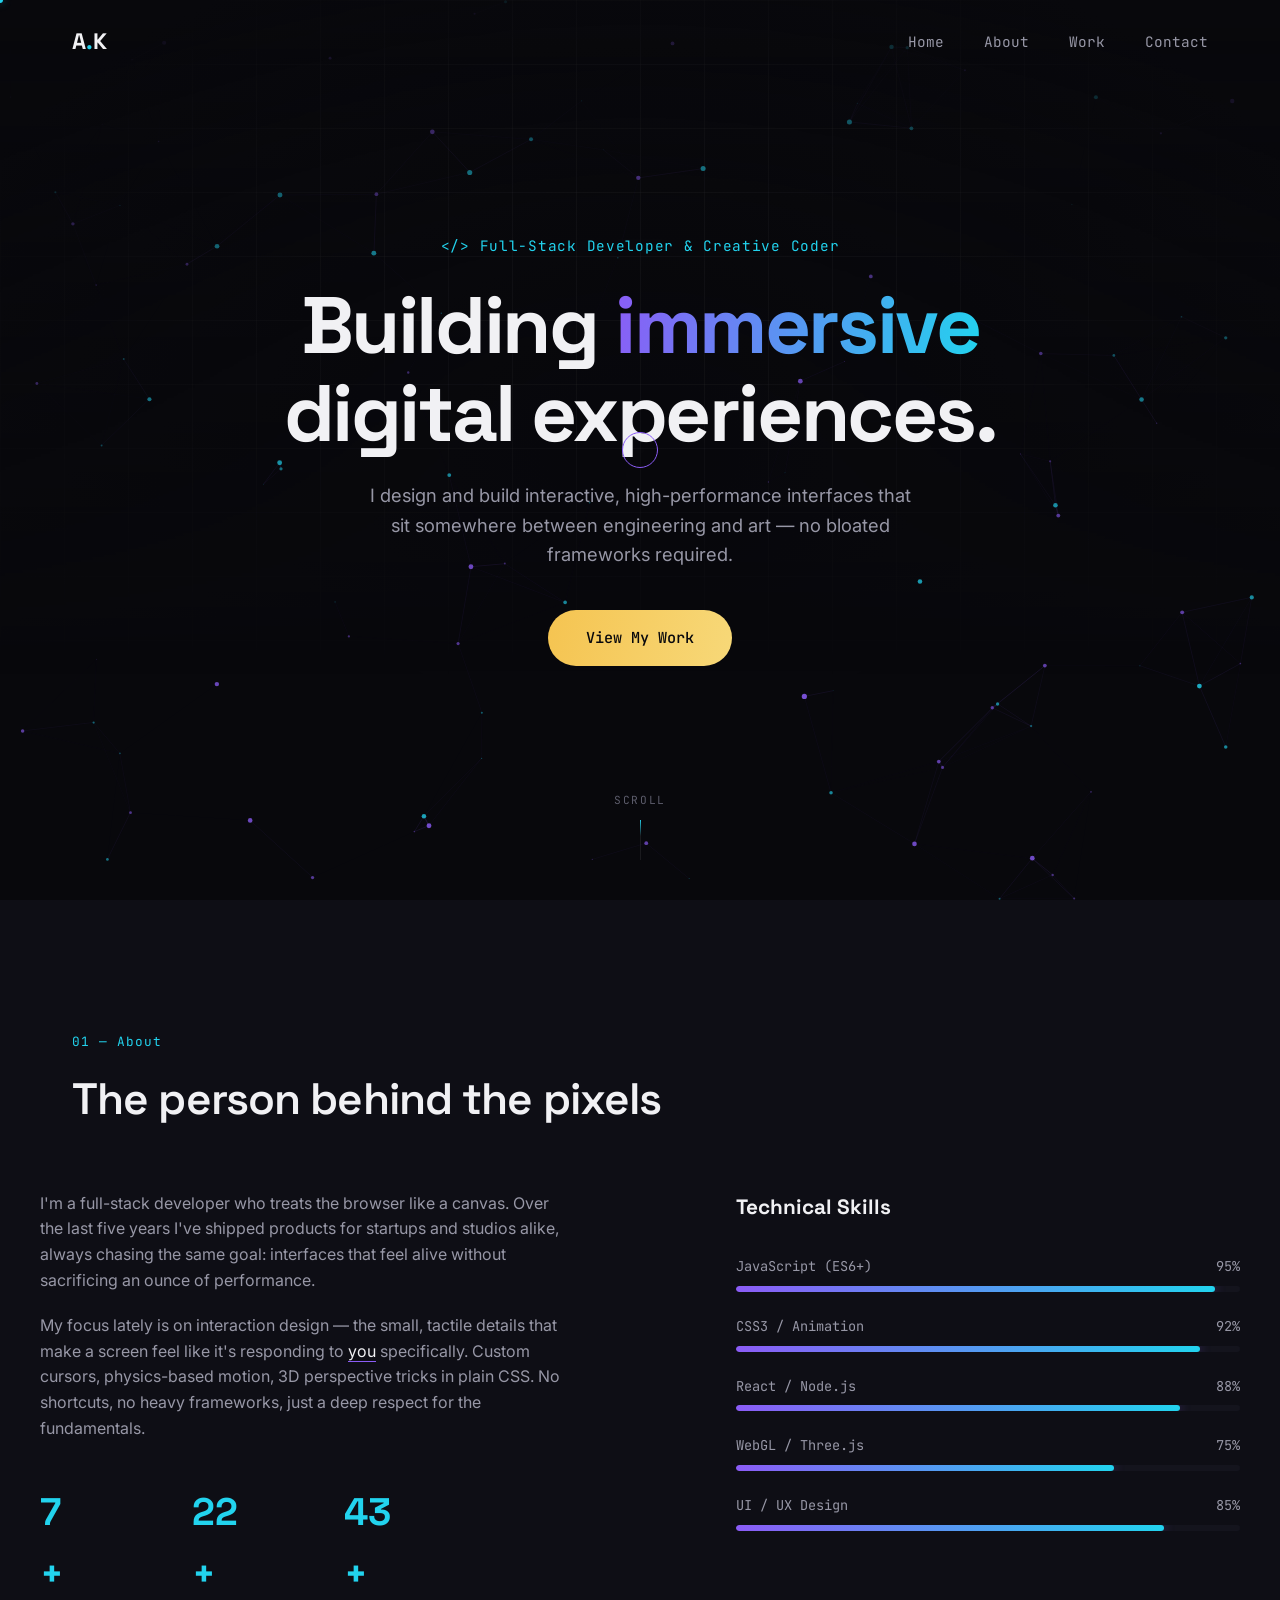
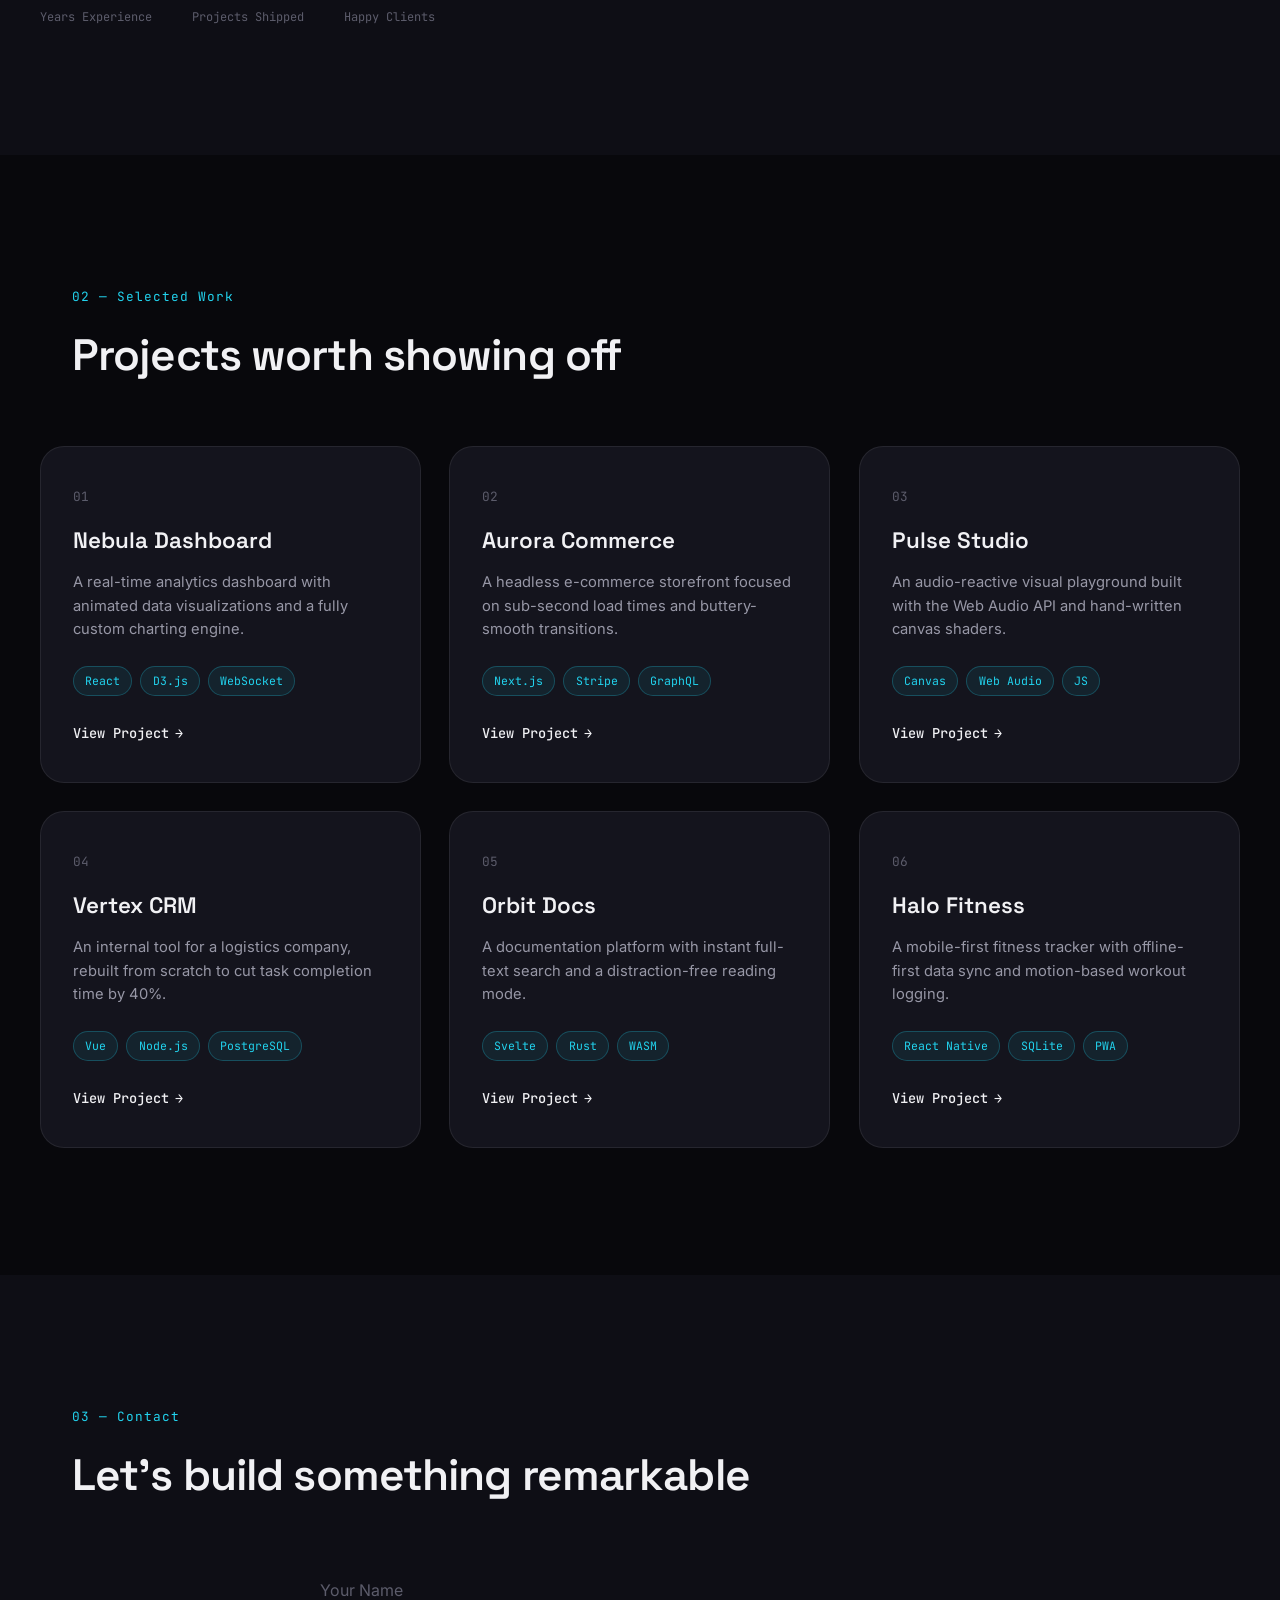
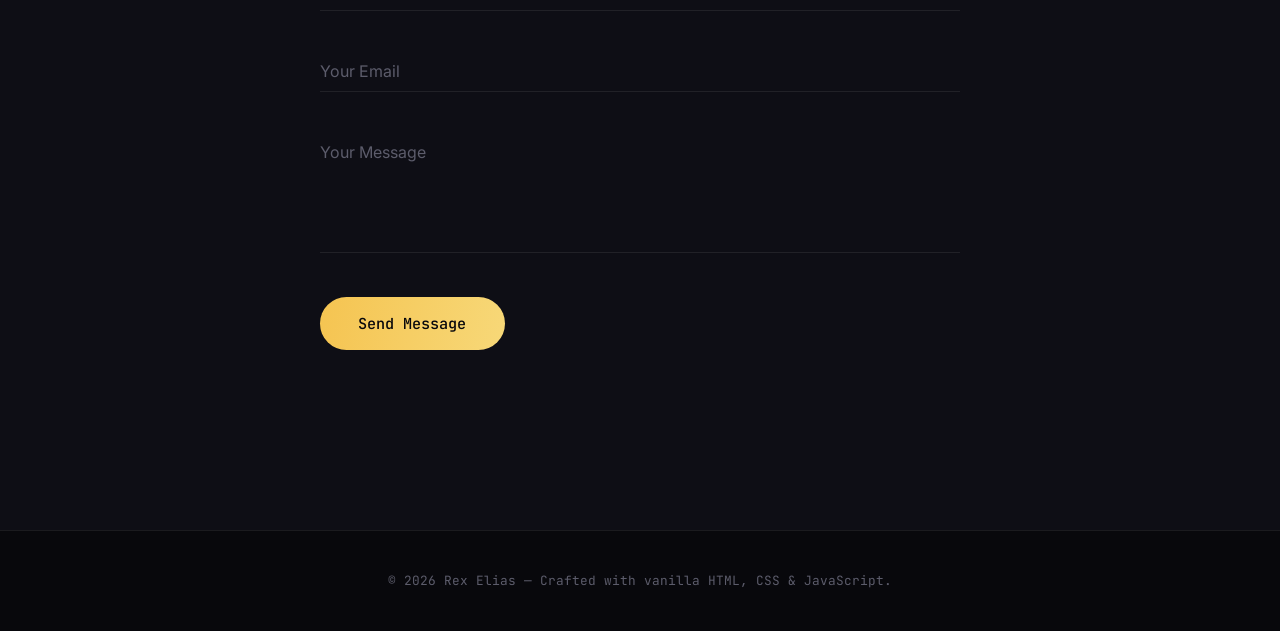
<file: index.html>
<!DOCTYPE html>
<html lang="en">
<head>
  <meta charset="UTF-8">
  <meta name="viewport" content="width=device-width, initial-scale=1.0">
  <title>Rex Elias — Full-Stack Developer & Creative Coder</title>
  <meta name="description" content="Portfolio of Rex Elias, a full-stack developer and creative coder building immersive, high-performance web experiences.">

  <!--
    ==========================================================================
    FONTS
    We pair three typefaces, each with one job:
    - Space Grotesk : the DISPLAY face. Geometric, techy, used for headlines.
    - Inter         : the BODY face. Neutral and highly legible for paragraphs.
    - JetBrains Mono: the UTILITY face. Used for labels, tags, and eyebrows
                      to give the page a "code editor" texture.
    ==========================================================================
  -->
  <link rel="preconnect" href="https://fonts.googleapis.com">
  <link rel="preconnect" href="https://fonts.gstatic.com" crossorigin>
  <link href="https://fonts.googleapis.com/css2?family=Space+Grotesk:wght@400;500;600;700&family=Inter:wght@300;400;500;600&family=JetBrains+Mono:wght@400;500&display=swap" rel="stylesheet">

  <link rel="stylesheet" href="style.css">
</head>
<body>

  <!-- ==========================================================================
       CUSTOM CURSOR
       Two elements: a small solid dot that tracks the mouse instantly, and a
       larger ring that follows with a spring/lag effect (handled in script.js).
       We hide the native OS cursor via CSS (cursor: none) and drive these two
       elements instead. On touch devices these stay hidden (no mouse to track).
       ========================================================================== -->
  <div class="cursor-dot" id="cursorDot"></div>
  <div class="cursor-outline" id="cursorOutline"></div>

  <!-- ==========================================================================
       NAVIGATION
       Fixed glass-morphism bar. Gets a solid/blurred background once the user
       scrolls past the hero (class toggled in script.js).
       ========================================================================== -->
  <nav class="navbar" id="navbar">
    <div class="nav-container">
      <a href="#home" class="nav-logo" data-hover>A<span>.</span>K</a>

      <ul class="nav-links" id="navLinks">
        <li><a href="#home" class="nav-link" data-hover>Home</a></li>
        <li><a href="#about" class="nav-link" data-hover>About</a></li>
        <li><a href="#work" class="nav-link" data-hover>Work</a></li>
        <li><a href="#contact" class="nav-link" data-hover>Contact</a></li>
      </ul>

      <!-- Hamburger, becomes visible only on small screens via CSS -->
      <button class="nav-toggle" id="navToggle" aria-label="Toggle menu" aria-expanded="false">
        <span></span><span></span><span></span>
      </button>
    </div>
  </nav>

  <!-- ==========================================================================
       HERO SECTION
       The "thesis" of the page. A canvas renders a slow-drifting field of
       particles connected by faint lines, rendered with a fake perspective
       (particles further "back" are smaller/dimmer) to sell a 3D depth
       illusion using nothing but 2D canvas math. No Three.js needed.
       ========================================================================== -->
  <header class="hero" id="home">
    <canvas id="particleCanvas" class="hero-canvas"></canvas>

    <!-- Soft vignette + grid overlay purely in CSS, sits above the canvas -->
    <div class="hero-grid-overlay" aria-hidden="true"></div>

    <div class="hero-content reveal">
      <p class="hero-eyebrow">&lt;/&gt; Full-Stack Developer &amp; Creative Coder</p>
      <h1 class="hero-title">
        Building <span class="text-gradient">immersive</span><br>
        digital experiences.
      </h1>
      <p class="hero-subtitle">
        I design and build interactive, high-performance interfaces that sit
        somewhere between engineering and art — no bloated frameworks required.
      </p>
      <a href="#work" class="btn-glow" data-hover>
        <span>View My Work</span>
      </a>
    </div>

    <div class="scroll-indicator" aria-hidden="true">
      <span>Scroll</span>
      <div class="scroll-line"><i></i></div>
    </div>
  </header>

  <!-- ==========================================================================
       ABOUT SECTION
       Split layout: bio copy on the left, animated skill bars on the right.
       ========================================================================== -->
  <section class="about" id="about">
    <div class="section-header reveal">
      <span class="section-tag">01 — About</span>
      <h2 class="section-title">The person behind the pixels</h2>
    </div>

    <div class="about-grid">
      <!-- Bio column -->
      <div class="about-bio reveal">
        <p>
          I'm a full-stack developer who treats the browser like a canvas.
          Over the last five years I've shipped products for startups and
          studios alike, always chasing the same goal: interfaces that feel
          alive without sacrificing an ounce of performance.
        </p>
        <p>
          My focus lately is on interaction design — the small, tactile
          details that make a screen feel like it's responding to <em>you</em>
          specifically. Custom cursors, physics-based motion, 3D perspective
          tricks in plain CSS. No shortcuts, no heavy frameworks, just a deep
          respect for the fundamentals.
        </p>

        <div class="about-stats">
          <div class="stat">
            <span class="stat-num" data-count="7">0</span><span class="stat-suffix">+</span>
            <span class="stat-label">Years Experience</span>
          </div>
          <div class="stat">
            <span class="stat-num" data-count="23">0</span><span class="stat-suffix">+</span>
            <span class="stat-label">Projects Shipped</span>
          </div>
          <div class="stat">
            <span class="stat-num" data-count="46">0</span><span class="stat-suffix">+</span>
            <span class="stat-label">Happy Clients</span>
          </div>
        </div>
      </div>

      <!-- Skills column -->
      <div class="about-skills reveal">
        <h3 class="skills-heading">Technical Skills</h3>

        <!-- Each .skill block: the fill width is driven by the --level custom
             property, and animated in via IntersectionObserver in script.js -->
        <div class="skill">
          <div class="skill-info"><span>JavaScript (ES6+)</span><span>95%</span></div>
          <div class="skill-bar"><div class="skill-fill" style="--level:95%"></div></div>
        </div>
        <div class="skill">
          <div class="skill-info"><span>CSS3 / Animation</span><span>92%</span></div>
          <div class="skill-bar"><div class="skill-fill" style="--level:92%"></div></div>
        </div>
        <div class="skill">
          <div class="skill-info"><span>React / Node.js</span><span>88%</span></div>
          <div class="skill-bar"><div class="skill-fill" style="--level:88%"></div></div>
        </div>
        <div class="skill">
          <div class="skill-info"><span>WebGL / Three.js</span><span>75%</span></div>
          <div class="skill-bar"><div class="skill-fill" style="--level:75%"></div></div>
        </div>
        <div class="skill">
          <div class="skill-info"><span>UI / UX Design</span><span>85%</span></div>
          <div class="skill-bar"><div class="skill-fill" style="--level:85%"></div></div>
        </div>
      </div>
    </div>
  </section>

  <!-- ==========================================================================
       PROJECTS / PORTFOLIO GRID
       Each .project-card gets a live 3D tilt via mousemove in script.js
       (transform: rotateX/rotateY based on cursor position over the card),
       plus a radial "glow" that follows the cursor via CSS custom properties.
       ========================================================================== -->
  <section class="work" id="work">
    <div class="section-header reveal">
      <span class="section-tag">02 — Selected Work</span>
      <h2 class="section-title">Projects worth showing off</h2>
    </div>

    <div class="project-grid">

      <article class="project-card reveal" data-tilt>
        <div class="card-glow"></div>
        <div class="card-content">
          <span class="project-number">01</span>
          <h3 class="project-title">Nebula Dashboard</h3>
          <p class="project-desc">A real-time analytics dashboard with animated data visualizations and a fully custom charting engine.</p>
          <div class="project-tags">
            <span>React</span><span>D3.js</span><span>WebSocket</span>
          </div>
          <a href="#" class="project-link" data-hover>View Project <span>→</span></a>
        </div>
      </article>

      <article class="project-card reveal" data-tilt>
        <div class="card-glow"></div>
        <div class="card-content">
          <span class="project-number">02</span>
          <h3 class="project-title">Aurora Commerce</h3>
          <p class="project-desc">A headless e-commerce storefront focused on sub-second load times and buttery-smooth transitions.</p>
          <div class="project-tags">
            <span>Next.js</span><span>Stripe</span><span>GraphQL</span>
          </div>
          <a href="#" class="project-link" data-hover>View Project <span>→</span></a>
        </div>
      </article>

      <article class="project-card reveal" data-tilt>
        <div class="card-glow"></div>
        <div class="card-content">
          <span class="project-number">03</span>
          <h3 class="project-title">Pulse Studio</h3>
          <p class="project-desc">An audio-reactive visual playground built with the Web Audio API and hand-written canvas shaders.</p>
          <div class="project-tags">
            <span>Canvas</span><span>Web Audio</span><span>JS</span>
          </div>
          <a href="#" class="project-link" data-hover>View Project <span>→</span></a>
        </div>
      </article>

      <article class="project-card reveal" data-tilt>
        <div class="card-glow"></div>
        <div class="card-content">
          <span class="project-number">04</span>
          <h3 class="project-title">Vertex CRM</h3>
          <p class="project-desc">An internal tool for a logistics company, rebuilt from scratch to cut task completion time by 40%.</p>
          <div class="project-tags">
            <span>Vue</span><span>Node.js</span><span>PostgreSQL</span>
          </div>
          <a href="#" class="project-link" data-hover>View Project <span>→</span></a>
        </div>
      </article>

      <article class="project-card reveal" data-tilt>
        <div class="card-glow"></div>
        <div class="card-content">
          <span class="project-number">05</span>
          <h3 class="project-title">Orbit Docs</h3>
          <p class="project-desc">A documentation platform with instant full-text search and a distraction-free reading mode.</p>
          <div class="project-tags">
            <span>Svelte</span><span>Rust</span><span>WASM</span>
          </div>
          <a href="#" class="project-link" data-hover>View Project <span>→</span></a>
        </div>
      </article>

      <article class="project-card reveal" data-tilt>
        <div class="card-glow"></div>
        <div class="card-content">
          <span class="project-number">06</span>
          <h3 class="project-title">Halo Fitness</h3>
          <p class="project-desc">A mobile-first fitness tracker with offline-first data sync and motion-based workout logging.</p>
          <div class="project-tags">
            <span>React Native</span><span>SQLite</span><span>PWA</span>
          </div>
          <a href="#" class="project-link" data-hover>View Project <span>→</span></a>
        </div>
      </article>

    </div>
  </section>

  <!-- ==========================================================================
       CONTACT SECTION
       Minimalist glowing form with floating labels (pure CSS trick using
       :placeholder-shown + a non-empty placeholder=" ").
       ========================================================================== -->
  <section class="contact" id="contact">
    <div class="section-header reveal">
      <span class="section-tag">03 — Contact</span>
      <h2 class="section-title">Let's build something remarkable</h2>
    </div>

    <form class="contact-form reveal" id="contactForm" novalidate>
      <div class="form-group">
        <input type="text" id="name" name="name" placeholder=" " required autocomplete="name">
        <label for="name">Your Name</label>
        <span class="form-line"></span>
      </div>

      <div class="form-group">
        <input type="email" id="email" name="email" placeholder=" " required autocomplete="email">
        <label for="email">Your Email</label>
        <span class="form-line"></span>
      </div>

      <div class="form-group">
        <textarea id="message" name="message" rows="5" placeholder=" " required></textarea>
        <label for="message">Your Message</label>
        <span class="form-line"></span>
      </div>

      <button type="submit" class="btn-glow" data-hover>
        <span id="submitLabel">Send Message</span>
      </button>

      <!-- Live-region so status updates are announced to screen readers too -->
      <p class="form-status" id="formStatus" role="status" aria-live="polite"></p>
    </form>
  </section>

  <footer class="footer">
    <p>&copy; 2026 Rex Elias — Crafted with vanilla HTML, CSS &amp; JavaScript.</p>
  </footer>

  <script src="script.js"></script>
</body>
</html>
</file>
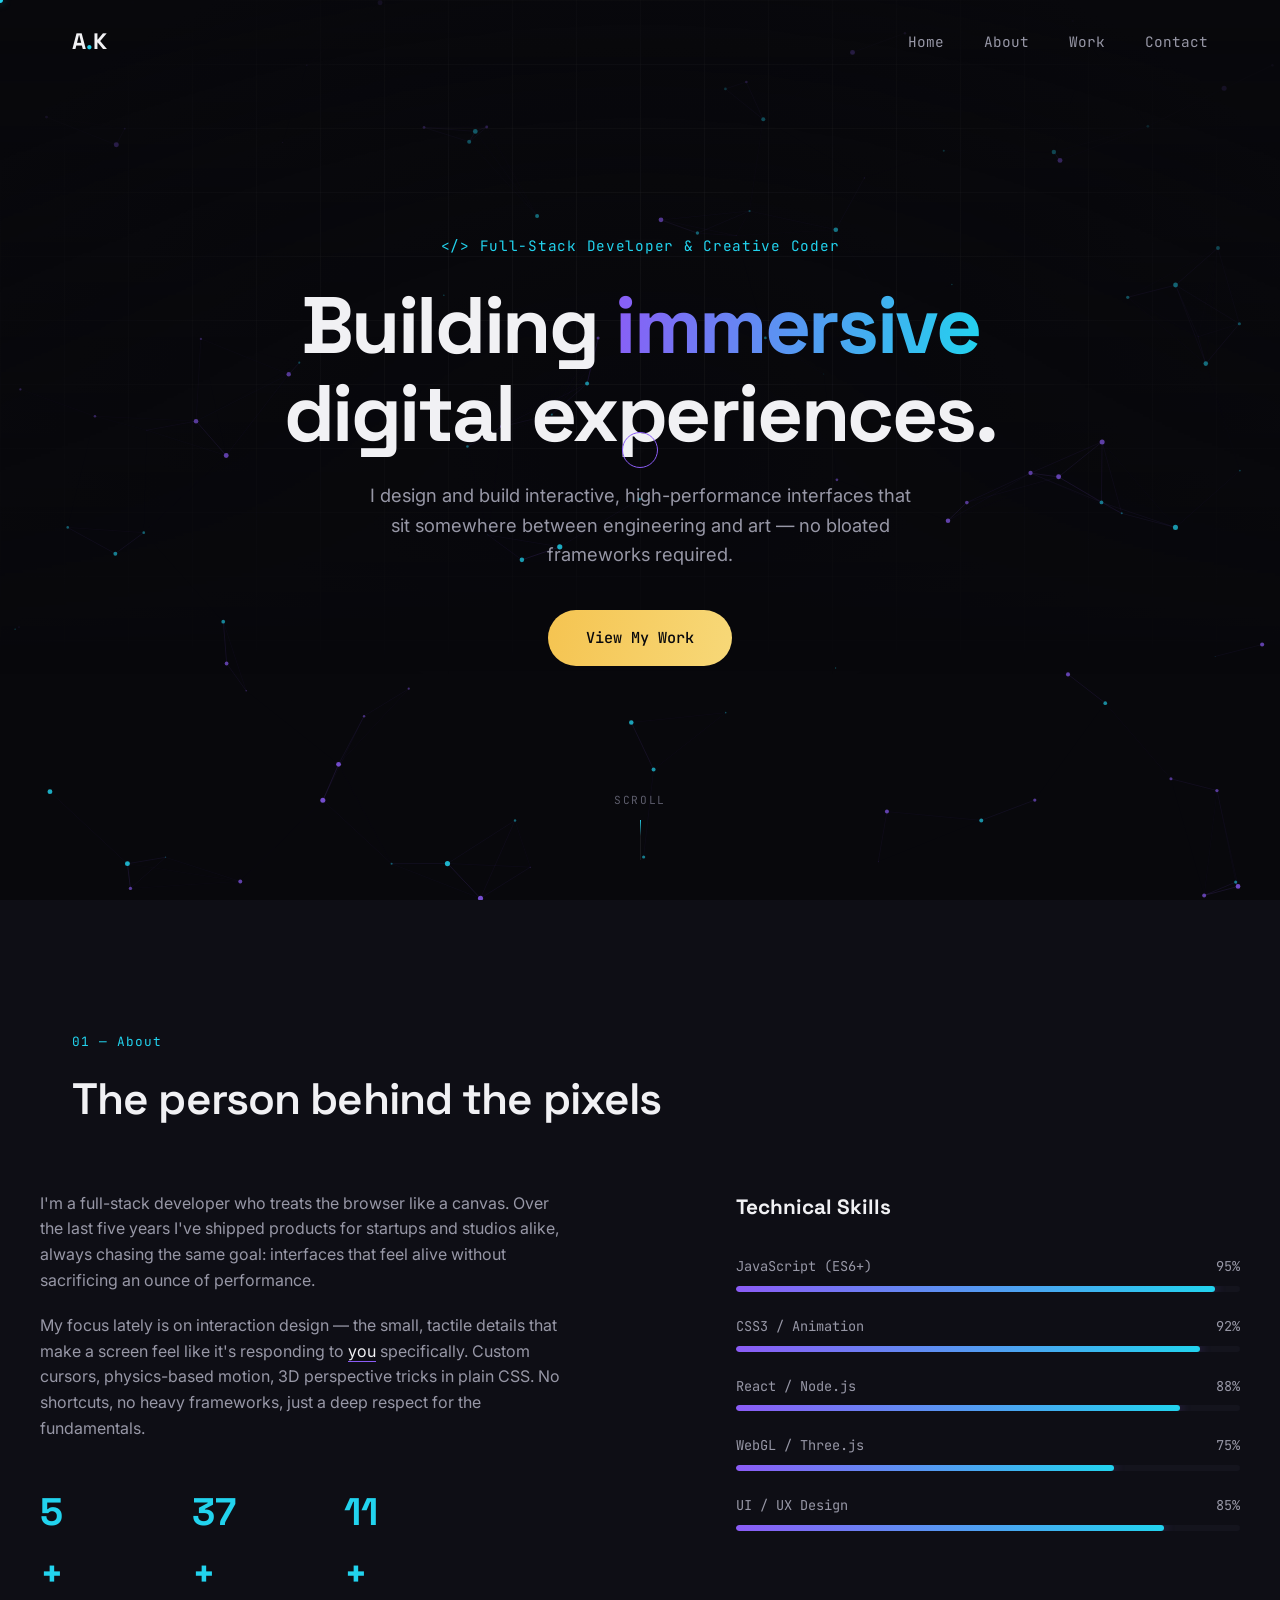
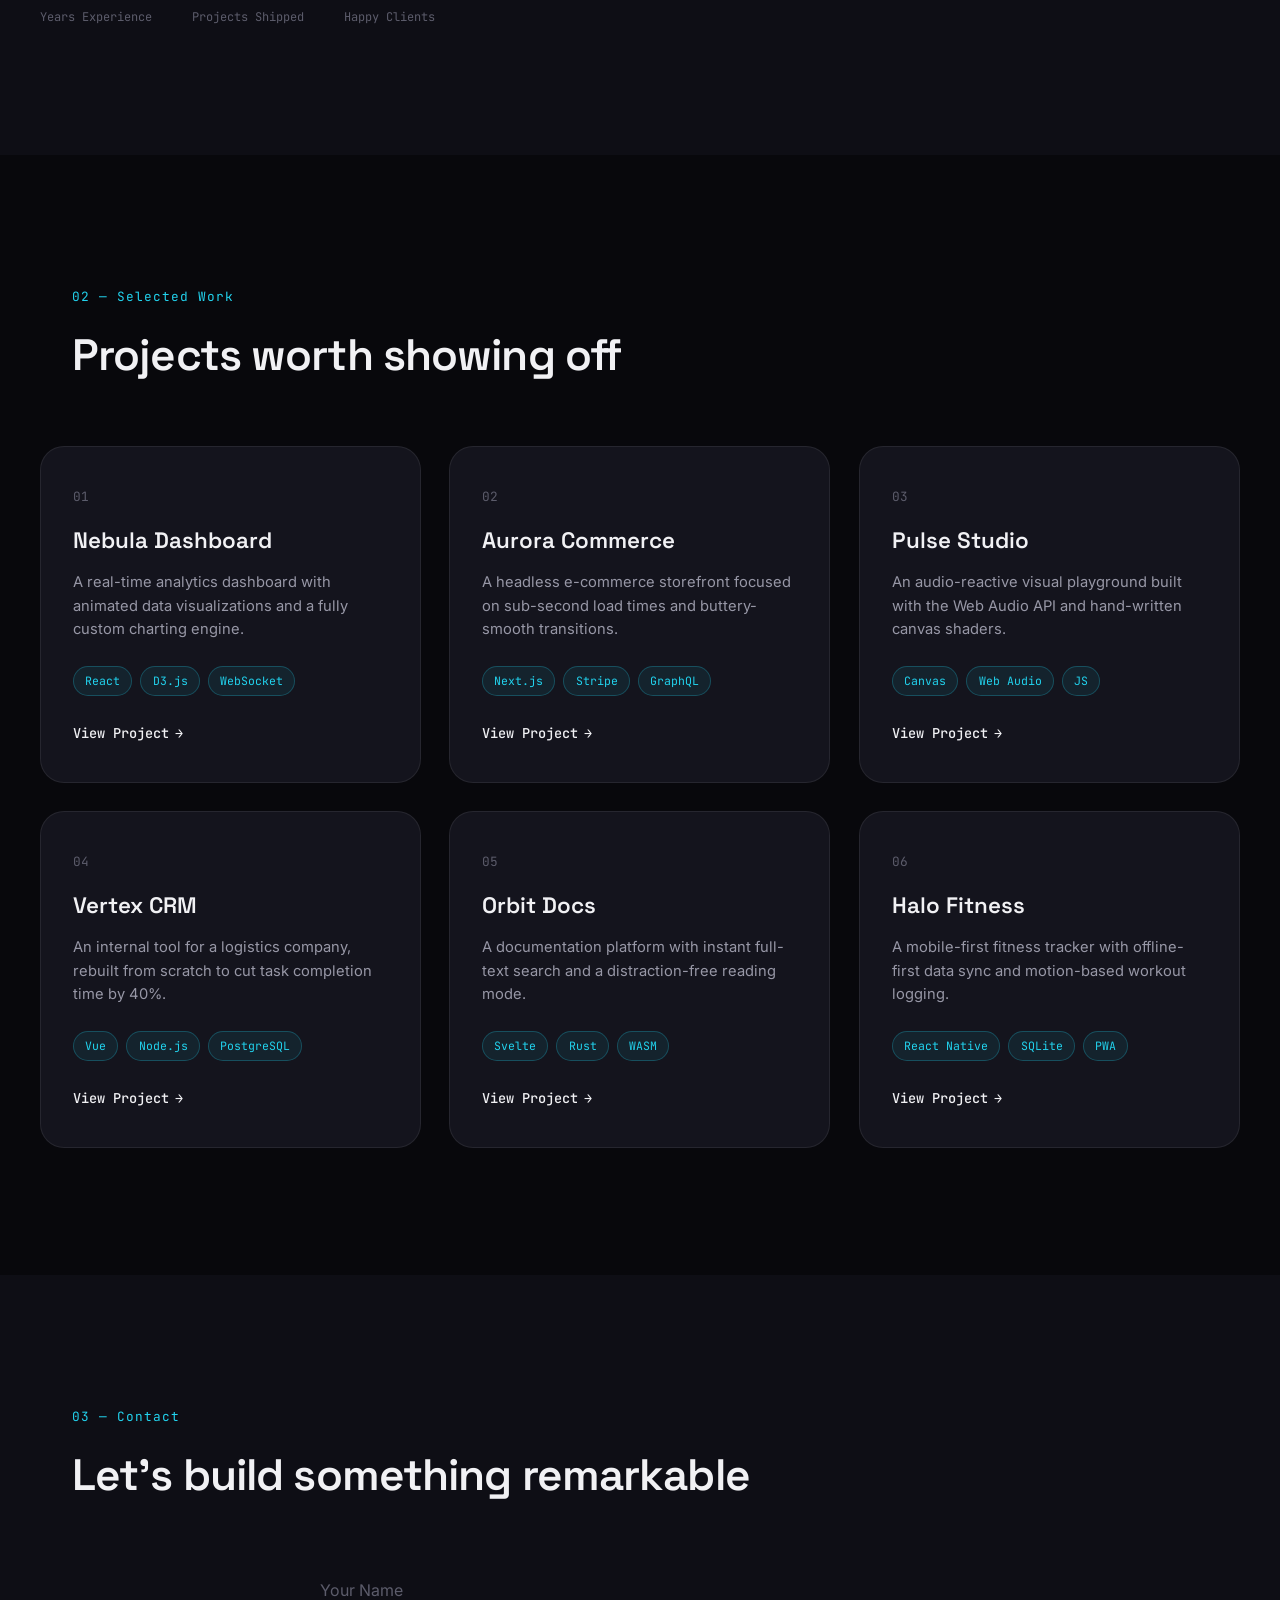
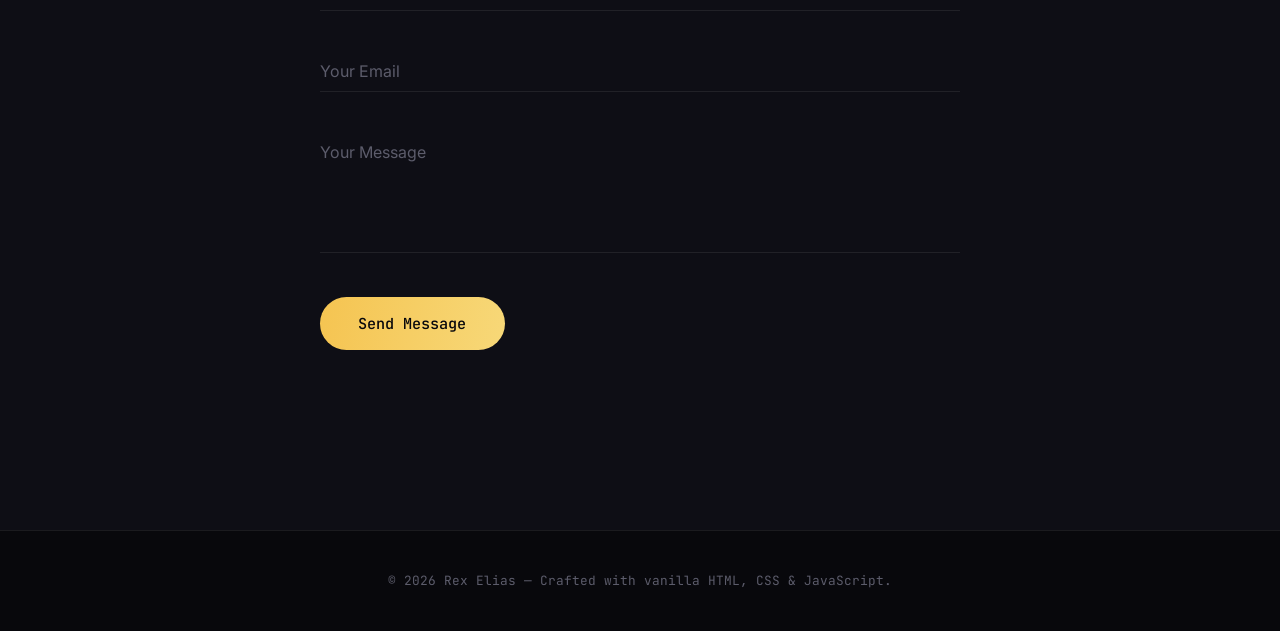
<file: portfolio.html>
<!DOCTYPE html>
<html lang="en">
<head>
  <meta charset="UTF-8">
  <meta name="viewport" content="width=device-width, initial-scale=1.0">
  <title>Rex Elias — Full-Stack Developer & Creative Coder</title>
  <meta name="description" content="Portfolio of Rex Elias, a full-stack developer and creative coder building immersive, high-performance web experiences.">

  <!--
    ==========================================================================
    FONTS
    We pair three typefaces, each with one job:
    - Space Grotesk : the DISPLAY face. Geometric, techy, used for headlines.
    - Inter         : the BODY face. Neutral and highly legible for paragraphs.
    - JetBrains Mono: the UTILITY face. Used for labels, tags, and eyebrows
                      to give the page a "code editor" texture.
    ==========================================================================
  -->
  <link rel="preconnect" href="https://fonts.googleapis.com">
  <link rel="preconnect" href="https://fonts.gstatic.com" crossorigin>
  <link href="https://fonts.googleapis.com/css2?family=Space+Grotesk:wght@400;500;600;700&family=Inter:wght@300;400;500;600&family=JetBrains+Mono:wght@400;500&display=swap" rel="stylesheet">

  <link rel="stylesheet" href="style.css">
</head>
<body>

  <!-- ==========================================================================
       CUSTOM CURSOR
       Two elements: a small solid dot that tracks the mouse instantly, and a
       larger ring that follows with a spring/lag effect (handled in script.js).
       We hide the native OS cursor via CSS (cursor: none) and drive these two
       elements instead. On touch devices these stay hidden (no mouse to track).
       ========================================================================== -->
  <div class="cursor-dot" id="cursorDot"></div>
  <div class="cursor-outline" id="cursorOutline"></div>

  <!-- ==========================================================================
       NAVIGATION
       Fixed glass-morphism bar. Gets a solid/blurred background once the user
       scrolls past the hero (class toggled in script.js).
       ========================================================================== -->
  <nav class="navbar" id="navbar">
    <div class="nav-container">
      <a href="#home" class="nav-logo" data-hover>A<span>.</span>K</a>

      <ul class="nav-links" id="navLinks">
        <li><a href="#home" class="nav-link" data-hover>Home</a></li>
        <li><a href="#about" class="nav-link" data-hover>About</a></li>
        <li><a href="#work" class="nav-link" data-hover>Work</a></li>
        <li><a href="#contact" class="nav-link" data-hover>Contact</a></li>
      </ul>

      <!-- Hamburger, becomes visible only on small screens via CSS -->
      <button class="nav-toggle" id="navToggle" aria-label="Toggle menu" aria-expanded="false">
        <span></span><span></span><span></span>
      </button>
    </div>
  </nav>

  <!-- ==========================================================================
       HERO SECTION
       The "thesis" of the page. A canvas renders a slow-drifting field of
       particles connected by faint lines, rendered with a fake perspective
       (particles further "back" are smaller/dimmer) to sell a 3D depth
       illusion using nothing but 2D canvas math. No Three.js needed.
       ========================================================================== -->
  <header class="hero" id="home">
    <canvas id="particleCanvas" class="hero-canvas"></canvas>

    <!-- Soft vignette + grid overlay purely in CSS, sits above the canvas -->
    <div class="hero-grid-overlay" aria-hidden="true"></div>

    <div class="hero-content reveal">
      <p class="hero-eyebrow">&lt;/&gt; Full-Stack Developer &amp; Creative Coder</p>
      <h1 class="hero-title">
        Building <span class="text-gradient">immersive</span><br>
        digital experiences.
      </h1>
      <p class="hero-subtitle">
        I design and build interactive, high-performance interfaces that sit
        somewhere between engineering and art — no bloated frameworks required.
      </p>
      <a href="#work" class="btn-glow" data-hover>
        <span>View My Work</span>
      </a>
    </div>

    <div class="scroll-indicator" aria-hidden="true">
      <span>Scroll</span>
      <div class="scroll-line"><i></i></div>
    </div>
  </header>

  <!-- ==========================================================================
       ABOUT SECTION
       Split layout: bio copy on the left, animated skill bars on the right.
       ========================================================================== -->
  <section class="about" id="about">
    <div class="section-header reveal">
      <span class="section-tag">01 — About</span>
      <h2 class="section-title">The person behind the pixels</h2>
    </div>

    <div class="about-grid">
      <!-- Bio column -->
      <div class="about-bio reveal">
        <p>
          I'm a full-stack developer who treats the browser like a canvas.
          Over the last five years I've shipped products for startups and
          studios alike, always chasing the same goal: interfaces that feel
          alive without sacrificing an ounce of performance.
        </p>
        <p>
          My focus lately is on interaction design — the small, tactile
          details that make a screen feel like it's responding to <em>you</em>
          specifically. Custom cursors, physics-based motion, 3D perspective
          tricks in plain CSS. No shortcuts, no heavy frameworks, just a deep
          respect for the fundamentals.
        </p>

        <div class="about-stats">
          <div class="stat">
            <span class="stat-num" data-count="5">0</span><span class="stat-suffix">+</span>
            <span class="stat-label">Years Experience</span>
          </div>
          <div class="stat">
            <span class="stat-num" data-count="40">0</span><span class="stat-suffix">+</span>
            <span class="stat-label">Projects Shipped</span>
          </div>
          <div class="stat">
            <span class="stat-num" data-count="12">0</span><span class="stat-suffix">+</span>
            <span class="stat-label">Happy Clients</span>
          </div>
        </div>
      </div>

      <!-- Skills column -->
      <div class="about-skills reveal">
        <h3 class="skills-heading">Technical Skills</h3>

        <!-- Each .skill block: the fill width is driven by the --level custom
             property, and animated in via IntersectionObserver in script.js -->
        <div class="skill">
          <div class="skill-info"><span>JavaScript (ES6+)</span><span>95%</span></div>
          <div class="skill-bar"><div class="skill-fill" style="--level:95%"></div></div>
        </div>
        <div class="skill">
          <div class="skill-info"><span>CSS3 / Animation</span><span>92%</span></div>
          <div class="skill-bar"><div class="skill-fill" style="--level:92%"></div></div>
        </div>
        <div class="skill">
          <div class="skill-info"><span>React / Node.js</span><span>88%</span></div>
          <div class="skill-bar"><div class="skill-fill" style="--level:88%"></div></div>
        </div>
        <div class="skill">
          <div class="skill-info"><span>WebGL / Three.js</span><span>75%</span></div>
          <div class="skill-bar"><div class="skill-fill" style="--level:75%"></div></div>
        </div>
        <div class="skill">
          <div class="skill-info"><span>UI / UX Design</span><span>85%</span></div>
          <div class="skill-bar"><div class="skill-fill" style="--level:85%"></div></div>
        </div>
      </div>
    </div>
  </section>

  <!-- ==========================================================================
       PROJECTS / PORTFOLIO GRID
       Each .project-card gets a live 3D tilt via mousemove in script.js
       (transform: rotateX/rotateY based on cursor position over the card),
       plus a radial "glow" that follows the cursor via CSS custom properties.
       ========================================================================== -->
  <section class="work" id="work">
    <div class="section-header reveal">
      <span class="section-tag">02 — Selected Work</span>
      <h2 class="section-title">Projects worth showing off</h2>
    </div>

    <div class="project-grid">

      <article class="project-card reveal" data-tilt>
        <div class="card-glow"></div>
        <div class="card-content">
          <span class="project-number">01</span>
          <h3 class="project-title">Nebula Dashboard</h3>
          <p class="project-desc">A real-time analytics dashboard with animated data visualizations and a fully custom charting engine.</p>
          <div class="project-tags">
            <span>React</span><span>D3.js</span><span>WebSocket</span>
          </div>
          <a href="#" class="project-link" data-hover>View Project <span>→</span></a>
        </div>
      </article>

      <article class="project-card reveal" data-tilt>
        <div class="card-glow"></div>
        <div class="card-content">
          <span class="project-number">02</span>
          <h3 class="project-title">Aurora Commerce</h3>
          <p class="project-desc">A headless e-commerce storefront focused on sub-second load times and buttery-smooth transitions.</p>
          <div class="project-tags">
            <span>Next.js</span><span>Stripe</span><span>GraphQL</span>
          </div>
          <a href="#" class="project-link" data-hover>View Project <span>→</span></a>
        </div>
      </article>

      <article class="project-card reveal" data-tilt>
        <div class="card-glow"></div>
        <div class="card-content">
          <span class="project-number">03</span>
          <h3 class="project-title">Pulse Studio</h3>
          <p class="project-desc">An audio-reactive visual playground built with the Web Audio API and hand-written canvas shaders.</p>
          <div class="project-tags">
            <span>Canvas</span><span>Web Audio</span><span>JS</span>
          </div>
          <a href="#" class="project-link" data-hover>View Project <span>→</span></a>
        </div>
      </article>

      <article class="project-card reveal" data-tilt>
        <div class="card-glow"></div>
        <div class="card-content">
          <span class="project-number">04</span>
          <h3 class="project-title">Vertex CRM</h3>
          <p class="project-desc">An internal tool for a logistics company, rebuilt from scratch to cut task completion time by 40%.</p>
          <div class="project-tags">
            <span>Vue</span><span>Node.js</span><span>PostgreSQL</span>
          </div>
          <a href="#" class="project-link" data-hover>View Project <span>→</span></a>
        </div>
      </article>

      <article class="project-card reveal" data-tilt>
        <div class="card-glow"></div>
        <div class="card-content">
          <span class="project-number">05</span>
          <h3 class="project-title">Orbit Docs</h3>
          <p class="project-desc">A documentation platform with instant full-text search and a distraction-free reading mode.</p>
          <div class="project-tags">
            <span>Svelte</span><span>Rust</span><span>WASM</span>
          </div>
          <a href="#" class="project-link" data-hover>View Project <span>→</span></a>
        </div>
      </article>

      <article class="project-card reveal" data-tilt>
        <div class="card-glow"></div>
        <div class="card-content">
          <span class="project-number">06</span>
          <h3 class="project-title">Halo Fitness</h3>
          <p class="project-desc">A mobile-first fitness tracker with offline-first data sync and motion-based workout logging.</p>
          <div class="project-tags">
            <span>React Native</span><span>SQLite</span><span>PWA</span>
          </div>
          <a href="#" class="project-link" data-hover>View Project <span>→</span></a>
        </div>
      </article>

    </div>
  </section>

  <!-- ==========================================================================
       CONTACT SECTION
       Minimalist glowing form with floating labels (pure CSS trick using
       :placeholder-shown + a non-empty placeholder=" ").
       ========================================================================== -->
  <section class="contact" id="contact">
    <div class="section-header reveal">
      <span class="section-tag">03 — Contact</span>
      <h2 class="section-title">Let's build something remarkable</h2>
    </div>

    <form class="contact-form reveal" id="contactForm" novalidate>
      <div class="form-group">
        <input type="text" id="name" name="name" placeholder=" " required autocomplete="name">
        <label for="name">Your Name</label>
        <span class="form-line"></span>
      </div>

      <div class="form-group">
        <input type="email" id="email" name="email" placeholder=" " required autocomplete="email">
        <label for="email">Your Email</label>
        <span class="form-line"></span>
      </div>

      <div class="form-group">
        <textarea id="message" name="message" rows="5" placeholder=" " required></textarea>
        <label for="message">Your Message</label>
        <span class="form-line"></span>
      </div>

      <button type="submit" class="btn-glow" data-hover>
        <span id="submitLabel">Send Message</span>
      </button>

      <!-- Live-region so status updates are announced to screen readers too -->
      <p class="form-status" id="formStatus" role="status" aria-live="polite"></p>
    </form>
  </section>

  <footer class="footer">
    <p>&copy; 2026 Rex Elias — Crafted with vanilla HTML, CSS &amp; JavaScript.</p>
  </footer>

  <script src="script.js"></script>
</body>
</html>
</file>
<file: style.css>
/* ==========================================================================
   DESIGN TOKENS
   Every color, font, spacing and timing value used across the site lives
   here as a CSS custom property. Change a value once, it updates everywhere.
   ========================================================================== */
:root {
  /* --- Color palette ---------------------------------------------------- */
  --color-bg:          #08080c;   /* near-black, slightly blue-tinted */
  --color-bg-alt:      #0e0e15;   /* secondary background for section banding */
  --color-surface:     #14141d;   /* card / form surfaces */
  --color-surface-2:   #1b1b26;   /* raised surface (hover states) */
  --color-border:      rgba(255, 255, 255, 0.08);

  --color-text:        #f1f1f4;   /* primary text, off-white (not pure white) */
  --color-text-dim:    #9797a6;   /* secondary / muted text */
  --color-text-faint:  #5c5c6b;   /* tertiary text, captions */

  --color-violet:      #8b5cf6;   /* primary accent */
  --color-violet-glow: rgba(139, 92, 246, 0.45);
  --color-cyan:        #22d3ee;   /* secondary accent */
  --color-cyan-glow:   rgba(34, 211, 238, 0.4);
  --color-gold:        #f5c451;   /* rare accent, reserved for CTAs */
  --color-gold-glow:   rgba(245, 196, 81, 0.5);

  /* --- Typography --------------------------------------------------------
     display : headlines & big statements
     body    : paragraphs & UI copy
     mono    : labels, tags, eyebrows — gives a "code editor" texture      */
  --font-display: 'Space Grotesk', sans-serif;
  --font-body:    'Inter', sans-serif;
  --font-mono:    'JetBrains Mono', monospace;

  /* --- Layout ------------------------------------------------------------ */
  --max-width: 1200px;
  --section-padding: clamp(5rem, 10vw, 9rem);
  --radius-sm: 8px;
  --radius-md: 14px;
  --radius-lg: 24px;

  /* --- Motion -------------------------------------------------------------
     A single easing curve used everywhere keeps motion feeling cohesive. */
  --ease-out: cubic-bezier(0.16, 1, 0.3, 1);
  --transition-fast: 0.2s var(--ease-out);
  --transition-med:  0.4s var(--ease-out);
  --transition-slow: 0.8s var(--ease-out);
}

/* ==========================================================================
   RESET & BASE
   ========================================================================== */
*,
*::before,
*::after {
  margin: 0;
  padding: 0;
  box-sizing: border-box;
}

html {
  scroll-behavior: smooth;   /* native smooth scroll for anchor links */
  scroll-padding-top: 80px;  /* offsets the fixed navbar height */
}

body {
  background: var(--color-bg);
  color: var(--color-text);
  font-family: var(--font-body);
  font-weight: 400;
  line-height: 1.6;
  overflow-x: hidden;
  cursor: none; /* native cursor is hidden; our custom cursor replaces it */
}

/* Custom cursor is a desktop-only flourish. On touch devices (no fine
   pointer) we restore the native cursor and never show our custom one. */
@media (hover: none), (pointer: coarse) {
  body { cursor: auto; }
  .cursor-dot, .cursor-outline { display: none; }
}

a {
  color: inherit;
  text-decoration: none;
}

ul { list-style: none; }

img { max-width: 100%; display: block; }

::selection {
  background: var(--color-violet);
  color: #fff;
}

/* Respect users who've asked for less motion at the OS level */
@media (prefers-reduced-motion: reduce) {
  *, *::before, *::after {
    animation-duration: 0.001ms !important;
    animation-iteration-count: 1 !important;
    transition-duration: 0.001ms !important;
    scroll-behavior: auto !important;
  }
}

/* ==========================================================================
   SHARED UTILITIES
   ========================================================================== */
.text-gradient {
  background: linear-gradient(100deg, var(--color-violet), var(--color-cyan));
  -webkit-background-clip: text;
  background-clip: text;
  color: transparent;
}

.section-header {
  max-width: var(--max-width);
  margin: 0 auto 3.5rem;
  padding: 0 2rem;
}

.section-tag {
  display: inline-block;
  font-family: var(--font-mono);
  font-size: 0.8rem;
  letter-spacing: 0.08em;
  color: var(--color-cyan);
  margin-bottom: 0.75rem;
}

.section-title {
  font-family: var(--font-display);
  font-size: clamp(2rem, 4vw, 2.75rem);
  font-weight: 600;
  letter-spacing: -0.02em;
}

/* Reveal-on-scroll: elements start slightly lower + transparent, then
   script.js toggles the .in-view class once they enter the viewport. */
.reveal {
  opacity: 0;
  transform: translateY(40px);
  transition: opacity 0.9s var(--ease-out), transform 0.9s var(--ease-out);
}
.reveal.in-view {
  opacity: 1;
  transform: translateY(0);
}

/* ==========================================================================
   CUSTOM CURSOR
   .cursor-dot   -> snaps to the pointer instantly (set directly in JS)
   .cursor-outline -> lags behind with a spring effect (lerped in JS), and
                      grows/glows when hovering an interactive [data-hover] el
   ========================================================================== */
.cursor-dot,
.cursor-outline {
  position: fixed;
  top: 0;
  left: 0;
  border-radius: 50%;
  pointer-events: none; /* never intercepts real clicks */
  z-index: 9999;
  transform: translate(-50%, -50%);
}

.cursor-dot {
  width: 6px;
  height: 6px;
  background: var(--color-cyan);
  box-shadow: 0 0 8px var(--color-cyan-glow);
}

.cursor-outline {
  width: 36px;
  height: 36px;
  border: 1.5px solid var(--color-violet);
  background: transparent;
  transition: width var(--transition-fast), height var(--transition-fast),
              border-color var(--transition-fast), background var(--transition-fast);
}

/* Applied via JS when the pointer is over any [data-hover] element */
.cursor-outline.is-active {
  width: 60px;
  height: 60px;
  background: var(--color-violet-glow);
  border-color: var(--color-cyan);
}

/* ==========================================================================
   NAVIGATION
   ========================================================================== */
.navbar {
  position: fixed;
  top: 0;
  left: 0;
  width: 100%;
  z-index: 1000;
  padding: 1.5rem 0;
  transition: background var(--transition-med), padding var(--transition-med),
              border-color var(--transition-med), backdrop-filter var(--transition-med);
  border-bottom: 1px solid transparent;
}

/* Toggled by script.js once the user scrolls past a threshold */
.navbar.scrolled {
  padding: 1rem 0;
  background: rgba(8, 8, 12, 0.75);
  backdrop-filter: blur(14px);
  -webkit-backdrop-filter: blur(14px);
  border-bottom: 1px solid var(--color-border);
}

.nav-container {
  max-width: var(--max-width);
  margin: 0 auto;
  padding: 0 2rem;
  display: flex;
  align-items: center;
  justify-content: space-between;
}

.nav-logo {
  font-family: var(--font-display);
  font-size: 1.4rem;
  font-weight: 700;
}
.nav-logo span { color: var(--color-cyan); }

.nav-links {
  display: flex;
  gap: 2.5rem;
}

.nav-link {
  position: relative;
  font-family: var(--font-mono);
  font-size: 0.9rem;
  color: var(--color-text-dim);
  transition: color var(--transition-fast);
}

/* Animated underline that grows from the center on hover */
.nav-link::after {
  content: '';
  position: absolute;
  left: 0;
  bottom: -6px;
  width: 100%;
  height: 1px;
  background: linear-gradient(90deg, var(--color-violet), var(--color-cyan));
  transform: scaleX(0);
  transition: transform var(--transition-fast);
}
.nav-link:hover {
  color: var(--color-text);
}
.nav-link:hover::after {
  transform: scaleX(1);
}

.nav-toggle {
  display: none; /* shown only on small screens, see media query below */
  flex-direction: column;
  gap: 5px;
  background: none;
  border: none;
  cursor: pointer;
  padding: 4px;
}
.nav-toggle span {
  width: 22px;
  height: 2px;
  background: var(--color-text);
  transition: transform var(--transition-fast), opacity var(--transition-fast);
}
/* "X" morph animation, triggered by .is-open added in script.js */
.nav-toggle.is-open span:nth-child(1) { transform: translateY(7px) rotate(45deg); }
.nav-toggle.is-open span:nth-child(2) { opacity: 0; }
.nav-toggle.is-open span:nth-child(3) { transform: translateY(-7px) rotate(-45deg); }

/* ==========================================================================
   HERO SECTION
   ========================================================================== */
.hero {
  position: relative;
  min-height: 100vh;
  display: flex;
  align-items: center;
  justify-content: center;
  overflow: hidden;
  padding: 0 2rem;
}

/* Canvas sits behind everything, full-bleed */
.hero-canvas {
  position: absolute;
  inset: 0;
  width: 100%;
  height: 100%;
  z-index: 0;
}

/* A faint radial vignette + fixed grid line pattern layered above the
   canvas particles — pure CSS, no images — to reinforce the "3D floor"
   illusion and darken the edges so text stays legible. */
.hero-grid-overlay {
  position: absolute;
  inset: 0;
  z-index: 1;
  pointer-events: none;
  background:
    radial-gradient(ellipse at center, transparent 0%, var(--color-bg) 85%),
    linear-gradient(var(--color-border) 1px, transparent 1px),
    linear-gradient(90deg, var(--color-border) 1px, transparent 1px);
  background-size: 100% 100%, 64px 64px, 64px 64px;
  mask-image: linear-gradient(to bottom, black 0%, transparent 75%);
  -webkit-mask-image: linear-gradient(to bottom, black 0%, transparent 75%);
}

.hero-content {
  position: relative;
  z-index: 2;
  max-width: 780px;
  text-align: center;
}

.hero-eyebrow {
  font-family: var(--font-mono);
  color: var(--color-cyan);
  font-size: 0.9rem;
  letter-spacing: 0.05em;
  margin-bottom: 1.5rem;
}

.hero-title {
  font-family: var(--font-display);
  font-size: clamp(2.5rem, 7vw, 5rem);
  font-weight: 700;
  line-height: 1.1;
  letter-spacing: -0.03em;
  margin-bottom: 1.5rem;
}

.hero-subtitle {
  color: var(--color-text-dim);
  font-size: clamp(1rem, 1.5vw, 1.15rem);
  max-width: 560px;
  margin: 0 auto 2.5rem;
}

/* --- Primary CTA button --------------------------------------------------
   A pulsing glow ring behind the button, driven by the `pulse-glow`
   keyframes, plus a stronger glow burst on hover/focus.                  */
.btn-glow {
  position: relative;
  display: inline-block;
  font-family: var(--font-mono);
  font-size: 0.95rem;
  font-weight: 500;
  color: var(--color-bg);
  background: linear-gradient(100deg, var(--color-gold), #f7d878);
  padding: 1rem 2.4rem;
  border: none;
  border-radius: 999px;
  cursor: none;
  isolation: isolate;
  transition: transform var(--transition-fast), box-shadow var(--transition-fast);
  box-shadow: 0 0 0 0 var(--color-gold-glow);
  animation: pulse-glow 2.8s ease-in-out infinite;
}
.btn-glow:hover,
.btn-glow:focus-visible {
  transform: translateY(-3px) scale(1.03);
  box-shadow: 0 0 40px 6px var(--color-gold-glow);
}
.btn-glow:active { transform: translateY(-1px) scale(0.99); }

@keyframes pulse-glow {
  0%, 100% { box-shadow: 0 0 0 0 var(--color-gold-glow); }
  50%      { box-shadow: 0 0 28px 4px var(--color-gold-glow); }
}

.scroll-indicator {
  position: absolute;
  bottom: 2.5rem;
  left: 50%;
  transform: translateX(-50%);
  z-index: 2;
  display: flex;
  flex-direction: column;
  align-items: center;
  gap: 0.6rem;
}
.scroll-indicator span {
  font-family: var(--font-mono);
  font-size: 0.7rem;
  letter-spacing: 0.15em;
  color: var(--color-text-faint);
  text-transform: uppercase;
}
.scroll-line {
  width: 1px;
  height: 40px;
  background: var(--color-border);
  overflow: hidden;
}
.scroll-line i {
  display: block;
  width: 100%;
  height: 40%;
  background: linear-gradient(var(--color-cyan), transparent);
  animation: scroll-drip 2s ease-in-out infinite;
}
@keyframes scroll-drip {
  0%   { transform: translateY(-100%); }
  100% { transform: translateY(250%); }
}

/* ==========================================================================
   ABOUT SECTION
   ========================================================================== */
.about {
  padding: var(--section-padding) 2rem;
  background: var(--color-bg-alt);
}

.about-grid {
  max-width: var(--max-width);
  margin: 0 auto;
  display: grid;
  grid-template-columns: 1.1fr 0.9fr;
  gap: 5rem;
}

.about-bio p {
  color: var(--color-text-dim);
  margin-bottom: 1.25rem;
  max-width: 52ch;
}
.about-bio em {
  color: var(--color-text);
  font-style: normal;
  border-bottom: 1px solid var(--color-violet);
}

.about-stats {
  display: flex;
  gap: 2.5rem;
  margin-top: 2.5rem;
  flex-wrap: wrap;
}
.stat {
  display: flex;
  flex-direction: column;
}
.stat-num,
.stat-suffix {
  display: inline;
  font-family: var(--font-display);
  font-size: 2.4rem;
  font-weight: 700;
  color: var(--color-cyan);
}
.stat-label {
  display: block;
  font-family: var(--font-mono);
  font-size: 0.75rem;
  color: var(--color-text-faint);
  margin-top: 0.25rem;
}

.skills-heading {
  font-family: var(--font-display);
  font-size: 1.3rem;
  margin-bottom: 2rem;
}

.skill { margin-bottom: 1.5rem; }
.skill-info {
  display: flex;
  justify-content: space-between;
  font-family: var(--font-mono);
  font-size: 0.85rem;
  color: var(--color-text-dim);
  margin-bottom: 0.5rem;
}
.skill-bar {
  width: 100%;
  height: 6px;
  background: var(--color-surface);
  border-radius: 999px;
  overflow: hidden;
}
/* The fill starts at 0 width; script.js sets it to var(--level) once the
   skill block scrolls into view, which triggers this CSS transition. */
.skill-fill {
  width: 0%;
  height: 100%;
  border-radius: 999px;
  background: linear-gradient(90deg, var(--color-violet), var(--color-cyan));
  box-shadow: 0 0 12px var(--color-violet-glow);
  transition: width 1.4s var(--ease-out);
}
.skill-fill.animate { width: var(--level); }

/* ==========================================================================
   PROJECTS / WORK SECTION
   ========================================================================== */
.work {
  padding: var(--section-padding) 2rem;
}

.project-grid {
  max-width: var(--max-width);
  margin: 0 auto;
  display: grid;
  grid-template-columns: repeat(3, 1fr);
  gap: 1.75rem;
}

/* --- The 3D tilt card -----------------------------------------------------
   We give the grid a perspective, then rotate each card on rotateX/rotateY
   based on cursor position (calculated in script.js). transform-style:
   preserve-3d lets the inner glow/content appear to sit on the tilted plane. */
.project-grid { perspective: 1200px; }

.project-card {
  position: relative;
  background: var(--color-surface);
  border: 1px solid var(--color-border);
  border-radius: var(--radius-lg);
  padding: 2.25rem 2rem;
  overflow: hidden;
  transform-style: preserve-3d;
  transition: transform 0.15s ease-out, box-shadow var(--transition-med), border-color var(--transition-med);
  will-change: transform;
}
.project-card:hover {
  border-color: rgba(139, 92, 246, 0.4);
  box-shadow: 0 20px 60px -20px rgba(0, 0, 0, 0.6);
}

/* Radial glow that tracks the cursor, positioned via --mx/--my custom
   properties set in script.js on mousemove. Sits above the card background
   but below the text content (z-index order below). */
.card-glow {
  position: absolute;
  inset: 0;
  z-index: 0;
  opacity: 0;
  transition: opacity var(--transition-fast);
  background: radial-gradient(
    500px circle at var(--mx, 50%) var(--my, 50%),
    var(--color-violet-glow),
    transparent 60%
  );
}
.project-card:hover .card-glow { opacity: 1; }

.card-content {
  position: relative;
  z-index: 1;
  transform: translateZ(40px); /* pops content "forward" in the 3D tilt */
}

.project-number {
  display: inline-block;
  font-family: var(--font-mono);
  font-size: 0.8rem;
  color: var(--color-text-faint);
  margin-bottom: 1rem;
}

.project-title {
  font-family: var(--font-display);
  font-size: 1.4rem;
  font-weight: 600;
  margin-bottom: 0.75rem;
}

.project-desc {
  color: var(--color-text-dim);
  font-size: 0.92rem;
  margin-bottom: 1.5rem;
}

.project-tags {
  display: flex;
  flex-wrap: wrap;
  gap: 0.5rem;
  margin-bottom: 1.5rem;
}
.project-tags span {
  font-family: var(--font-mono);
  font-size: 0.72rem;
  color: var(--color-cyan);
  background: rgba(34, 211, 238, 0.08);
  border: 1px solid rgba(34, 211, 238, 0.25);
  padding: 0.3rem 0.7rem;
  border-radius: 999px;
}

.project-link {
  display: inline-flex;
  align-items: center;
  gap: 0.4rem;
  font-family: var(--font-mono);
  font-size: 0.85rem;
  font-weight: 500;
  color: var(--color-text);
  cursor: none;
}
.project-link span {
  transition: transform var(--transition-fast);
}
.project-link:hover span {
  transform: translateX(4px);
}

/* ==========================================================================
   CONTACT SECTION
   ========================================================================== */
.contact {
  padding: var(--section-padding) 2rem;
  background: var(--color-bg-alt);
}

.contact-form {
  max-width: 640px;
  margin: 0 auto;
  display: flex;
  flex-direction: column;
  gap: 2.25rem;
}

.form-group {
  position: relative;
}

.form-group input,
.form-group textarea {
  width: 100%;
  background: transparent;
  border: none;
  border-bottom: 1px solid var(--color-border);
  color: var(--color-text);
  font-family: var(--font-body);
  font-size: 1rem;
  padding: 0.75rem 0;
  resize: none;
  outline: none;
}

/* --- Floating label trick --------------------------------------------------
   The <input> has placeholder=" " (a single space, not empty). That lets us
   use :placeholder-shown to detect "field is empty" purely in CSS: when the
   placeholder IS shown, the field is empty, so the label sits in its resting
   (large, centered) position. The moment the user types, the placeholder
   disappears and the label springs up. :focus also forces the "up" state so
   the label lifts as soon as the field is focused, before typing starts. */
.form-group label {
  position: absolute;
  left: 0;
  top: 0.75rem;
  color: var(--color-text-faint);
  font-family: var(--font-body);
  font-size: 1rem;
  pointer-events: none;
  transform-origin: left top;
  transition: transform var(--transition-fast), color var(--transition-fast);
}

.form-group input:focus + label,
.form-group input:not(:placeholder-shown) + label,
.form-group textarea:focus + label,
.form-group textarea:not(:placeholder-shown) + label {
  transform: translateY(-1.4rem) scale(0.82);
  color: var(--color-cyan);
}

/* Animated underline: a 2px gradient line that grows from the center
   outward on focus, layered on top of the default 1px static border. */
.form-line {
  position: absolute;
  left: 50%;
  bottom: -1px;
  width: 0;
  height: 2px;
  background: linear-gradient(90deg, var(--color-violet), var(--color-cyan));
  box-shadow: 0 0 10px var(--color-violet-glow);
  transition: width var(--transition-fast), left var(--transition-fast);
}
.form-group input:focus ~ .form-line,
.form-group textarea:focus ~ .form-line {
  width: 100%;
  left: 0;
}

.contact-form .btn-glow {
  align-self: flex-start;
  border: none;
}

.form-status {
  font-family: var(--font-mono);
  font-size: 0.85rem;
  color: var(--color-cyan);
  min-height: 1.2em;
}

/* ==========================================================================
   FOOTER
   ========================================================================== */
.footer {
  text-align: center;
  padding: 2.5rem 2rem;
  font-family: var(--font-mono);
  font-size: 0.8rem;
  color: var(--color-text-faint);
  border-top: 1px solid var(--color-border);
}

/* ==========================================================================
   RESPONSIVE BREAKPOINTS
   ========================================================================== */
@media (max-width: 960px) {
  .about-grid {
    grid-template-columns: 1fr;
    gap: 3rem;
  }
  .project-grid {
    grid-template-columns: repeat(2, 1fr);
  }
}

@media (max-width: 720px) {
  .nav-links {
    position: fixed;
    top: 0;
    right: 0;
    height: 100vh;
    width: min(75vw, 320px);
    background: rgba(8, 8, 12, 0.97);
    backdrop-filter: blur(14px);
    flex-direction: column;
    justify-content: center;
    align-items: center;
    gap: 2.5rem;
    transform: translateX(100%);
    transition: transform var(--transition-med);
    border-left: 1px solid var(--color-border);
  }
  .nav-links.is-open { transform: translateX(0); }
  .nav-toggle { display: flex; }

  .project-grid { grid-template-columns: 1fr; }

  .about-stats { gap: 1.75rem; }
}

@media (max-width: 480px) {
  .hero-title { font-size: 2.1rem; }
  .section-title { font-size: 1.6rem; }
}
</file>
